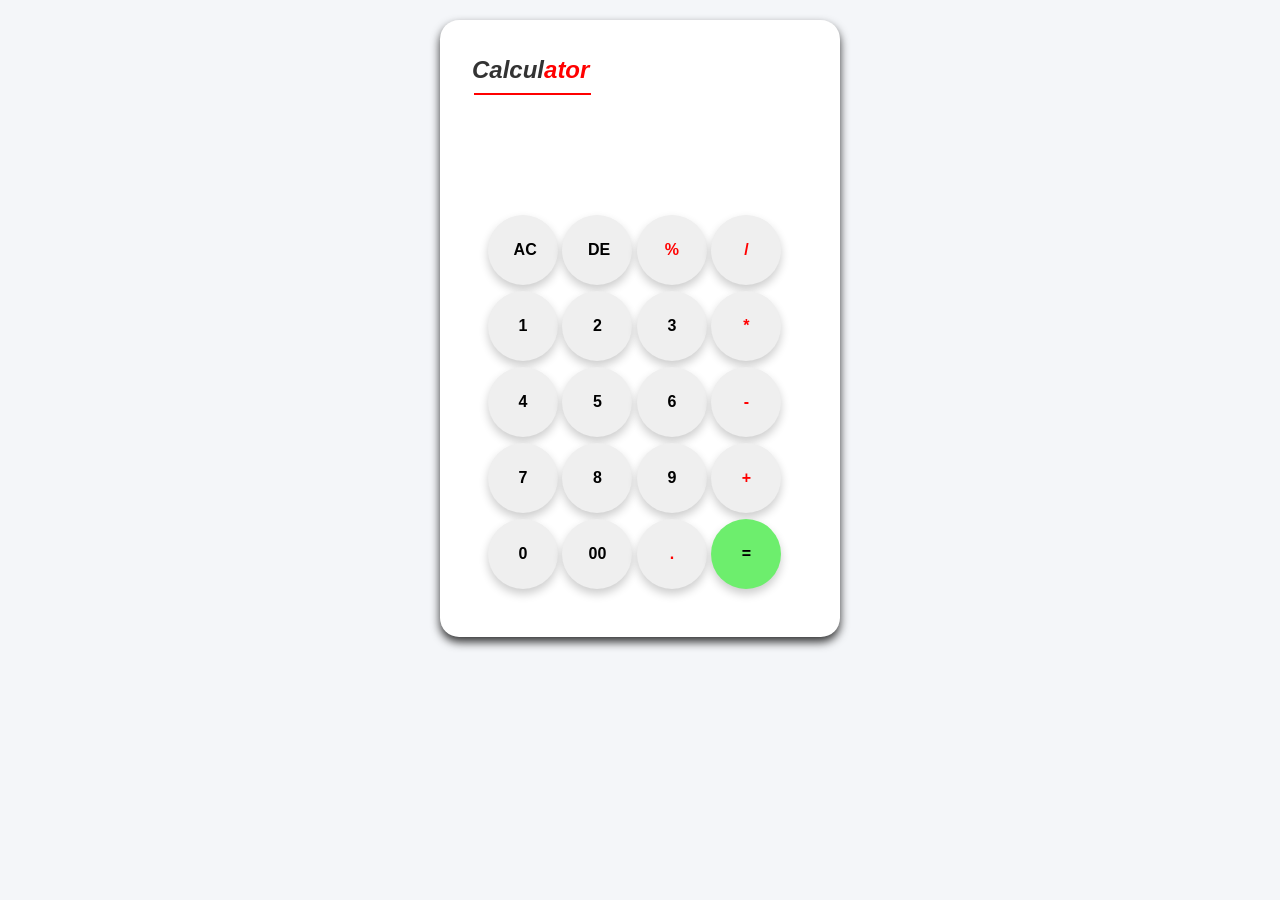
<file: WebDev-L2-Calculator/index.html>
<!DOCTYPE html>
<html lang="en">

<head>
    <meta charset="UTF-8">
    <meta name="viewport" content="width=device-width, initial-scale=1.0">
    <title>Calculator</title>
    <link rel="stylesheet" href="style.css">
    <link rel="preconnect" href="https://fonts.googleapis.com">
    <link rel="preconnect" href="https://fonts.gstatic.com" crossorigin>
    <link href="https://fonts.googleapis.com/css2?family=Basic&family=Dancing+Script:wght@400..700&display=swap"
        rel="stylesheet">
</head>

<body>
    <div class="main">
        <h2>Calcul<span style="color: red;">ator</span></h2>
        <div class="input-div">
            <input type="text" id="input">
        </div>
        <div class="buttons">
            <div class="rows">
                <button>AC</button>
                <button>DE</button>
                <button class="operatorBtn">%</button>
                <button class="operatorBtn">/</button>
            </div>
            <div class="rows">
                <button>1</button>
                <button>2</button>
                <button>3</button>
                <button class="operatorBtn">*</button>
            </div>
            <div class="rows">
                <button>4</button>
                <button>5</button>
                <button>6</button>
                <button class="operatorBtn">-</button>
            </div>
            <div class="rows">
                <button>7</button>
                <button>8</button>
                <button>9</button>
                <button class="operatorBtn">+</button>
            </div>
            <div class="rows">
                <button>0</button>
                <button>00</button>
                <button class="dotBtn">.</button>
                <button class="equalBtn">=</button>
            </div>
        </div>

    </div>
    <script src="script.js"></script>
</body>

</html>
</file>
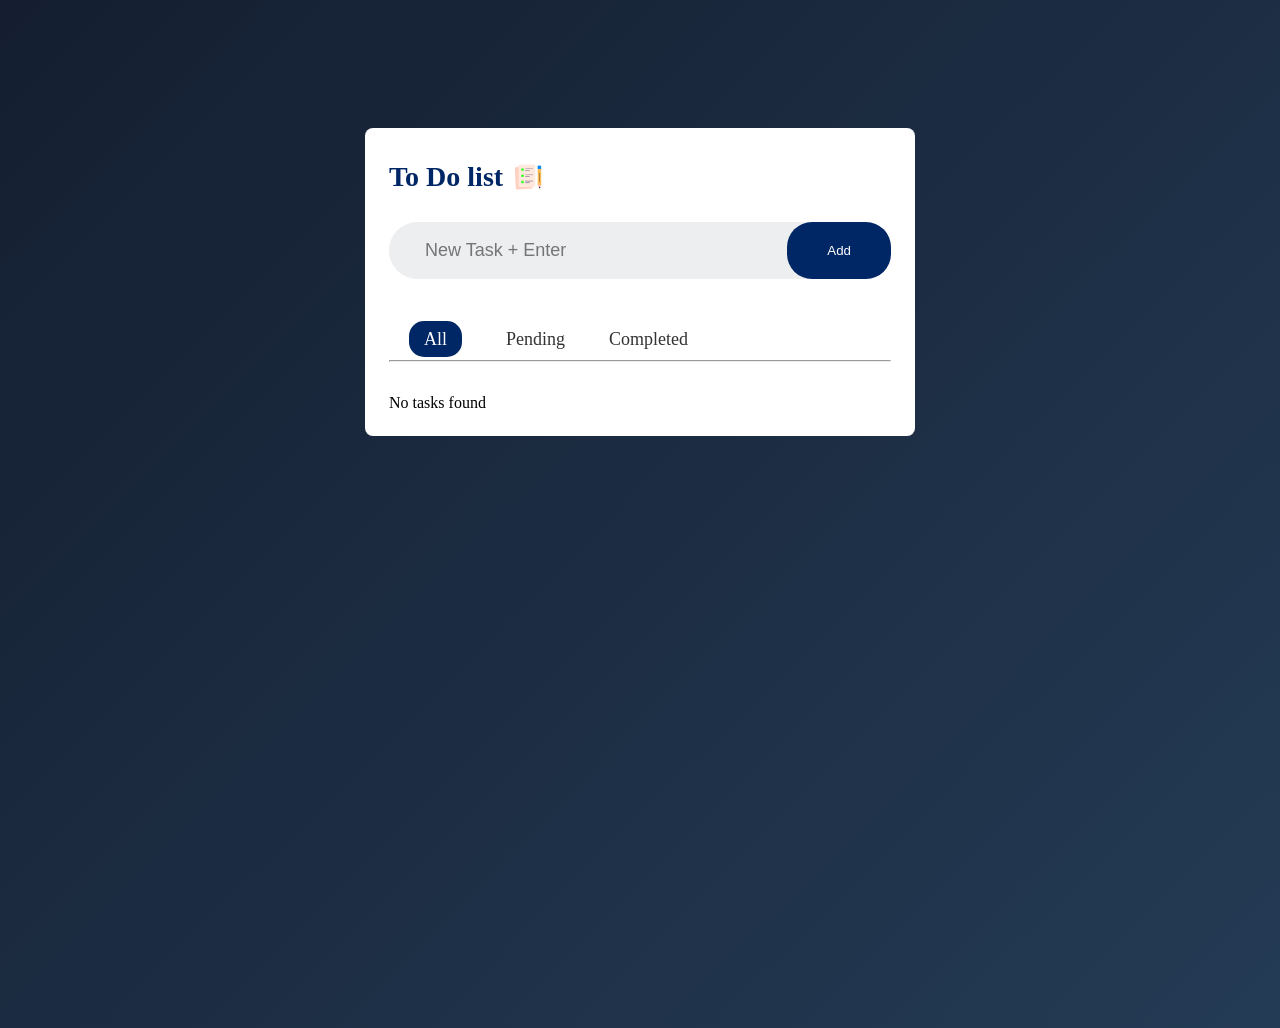
<file: WebDev-L2-TodoApp/index.html>
<!DOCTYPE html>
<html lang="en">
<head>
    <meta charset="UTF-8">
    <meta name="viewport" content="width=device-width, initial-scale=1.0">
    <title>To Do List</title>
    <link rel="stylesheet" href="style.css">
</head>
<body>
    <div class="main">
        <h2>To Do list <img src="./Images/icon.png" alt="icon"></h2>
        <div class="task-input">
            <input type="text" placeholder="New Task + Enter" id="input">
            <button class="addBtn" id="addBtn">Add</button>
        </div>
        
        <div class="controls">
            <div class="filters">
                <span class="active" id="all">All</span>
                <span id="pending">Pending</span>
                <span id="completed">Completed</span>
            </div>
            <button class="clear-btn" id="clearBtn">Clear All</button>
        </div>
        <hr>
        <ul class="task-box">
            
        </ul>
    </div>
    <script src="script.js"></script>
</body>
</html>
</file>
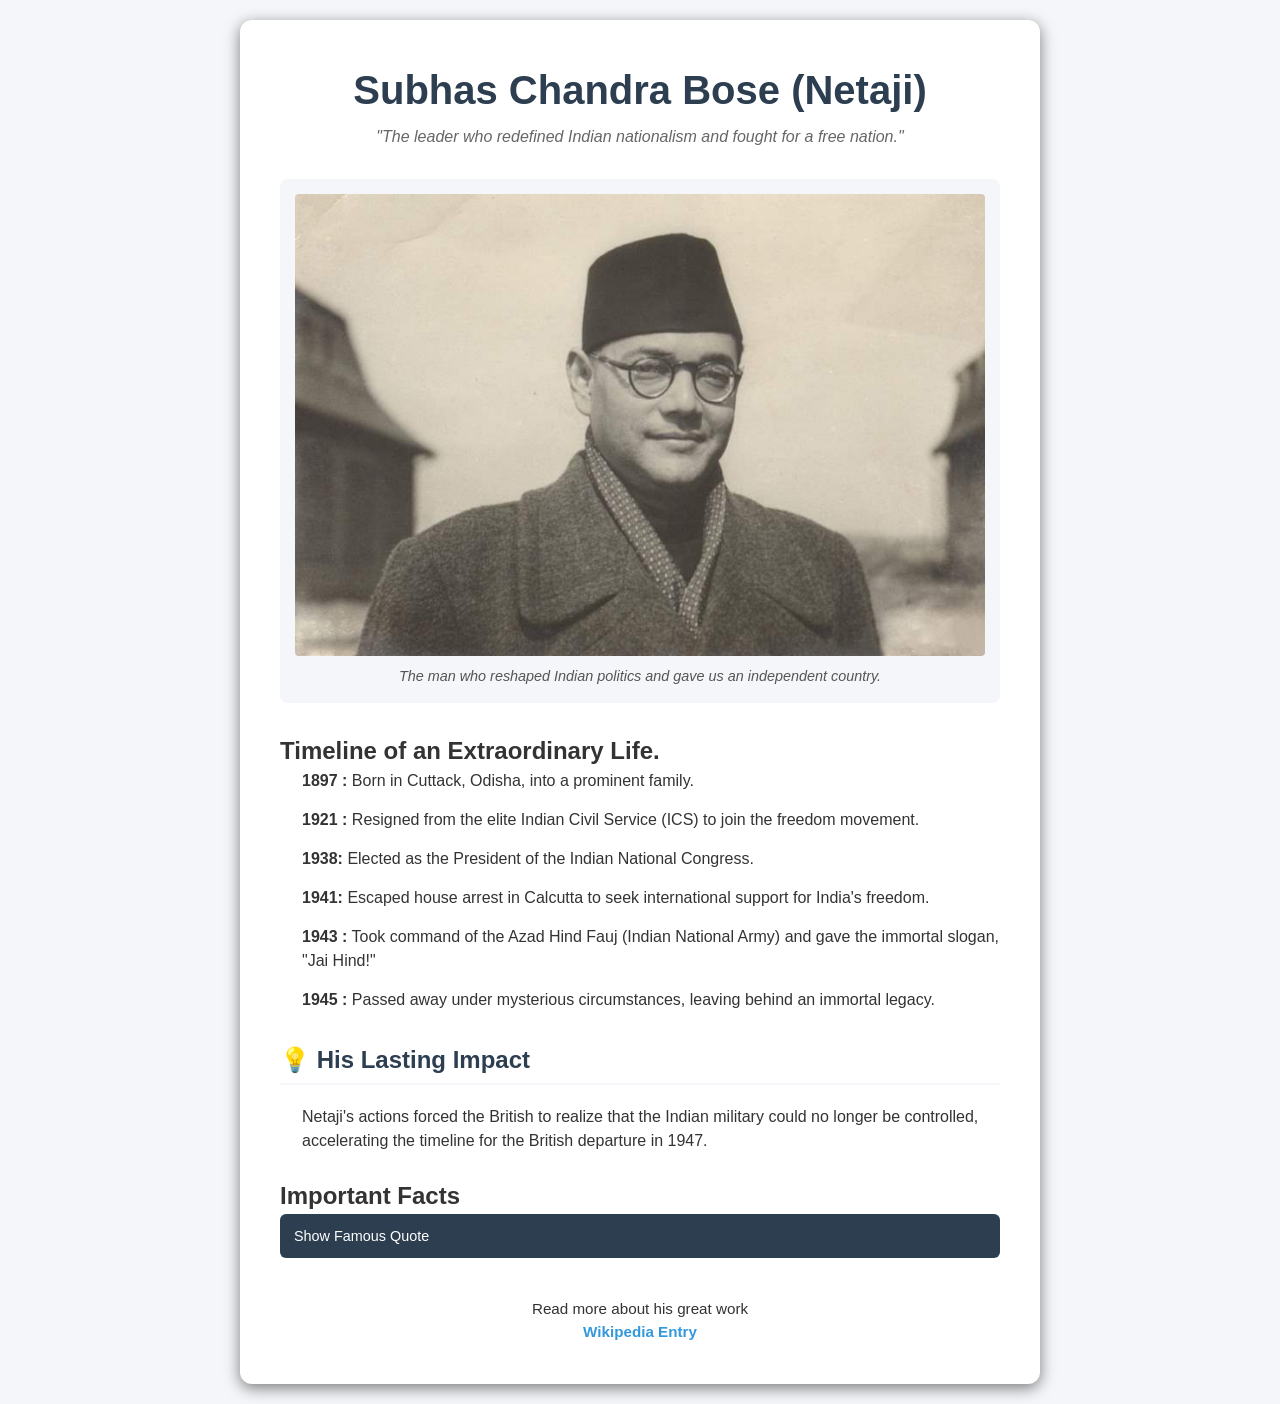
<file: WebDev-L2-TributePage/index.html>
<!DOCTYPE html>
<html lang="en">

<head>
    <meta charset="UTF-8">
    <meta name="viewport" content="width=device-width, initial-scale=1.0">
    <title>Tribute Page</title>
    <link rel="stylesheet" href="style.css">
</head>

<body>
    <main id="main">
        <!-- Header Section  -->
        <header>
            <h1 id="title">Subhas Chandra Bose (Netaji)</h1>
            <p class="subtitle">"The leader who redefined Indian nationalism and fought for a free nation."</p>
        </header>

        <!-- Image Section -->
        <figure id="img-div">
            <img id="image" src="./assets/Netaji-Subash-Chandra-Bose.jpg" alt="The Freedom fighter ">
            <figcaption id="img-caption">The man who reshaped Indian politics and gave us an independent country.
            </figcaption>
        </figure>

        <!-- Information Section -->

        <div class="tribute-info">
            <h2>Timeline of an Extraordinary Life.</h2>
            <ul class="timeline">
                <li><strong>1897 :</strong> Born in Cuttack, Odisha, into a prominent family.</li>
                <li><strong>1921 :</strong> Resigned from the elite Indian Civil Service (ICS) to join the freedom
                    movement.</li>
                <li><strong>1938: </strong> Elected as the President of the Indian National Congress.</li>
                <li><strong>1941: </strong> Escaped house arrest in Calcutta to seek international support for India's
                    freedom.</li>
                <li><strong>1943 :</strong> Took command of the Azad Hind Fauj (Indian National Army) and gave the
                    immortal slogan, "Jai Hind!"</li>
                <li><strong>1945 :</strong> Passed away under mysterious circumstances, leaving behind an immortal
                    legacy.</li>
            </ul>
            <div class="impact">
                <h2>💡 His Lasting Impact</h2>
                <p>Netaji's actions forced the British to realize that the Indian military could no longer be
                    controlled, accelerating the timeline for the British departure in 1947.</p>
            </div>
        </div>
        <div class="interactive-box">
            <h2>Important Facts</h2>
            <button class="accordion-btn">Show Famous Quote</button>
            <div class="panel">
                <h3>His Famous Quotes</h3>
                <ul class="quote">
                    <li>Tum mujhe khoon do, main tumhe azaadi doonga!</li>
                    <li>Freedom is not given, it is taken."</li>
                    <li>One individual may die for an idea, but that idea will, after his death, incarnate itself in a
                        thousand lives.</li>
                </ul>
            </div>
        </div>

        <!-- Footer Footer -->
        <footer>
            <p>Read more about his great work</p>
            <a href="https://wikipedia.org" rel="noopener noreferrer" target="_blank" id="search-link">Wikipedia
                Entry</a>
        </footer>
    </main>
    <script src="script.js"></script>
</body>

</html>
</file>
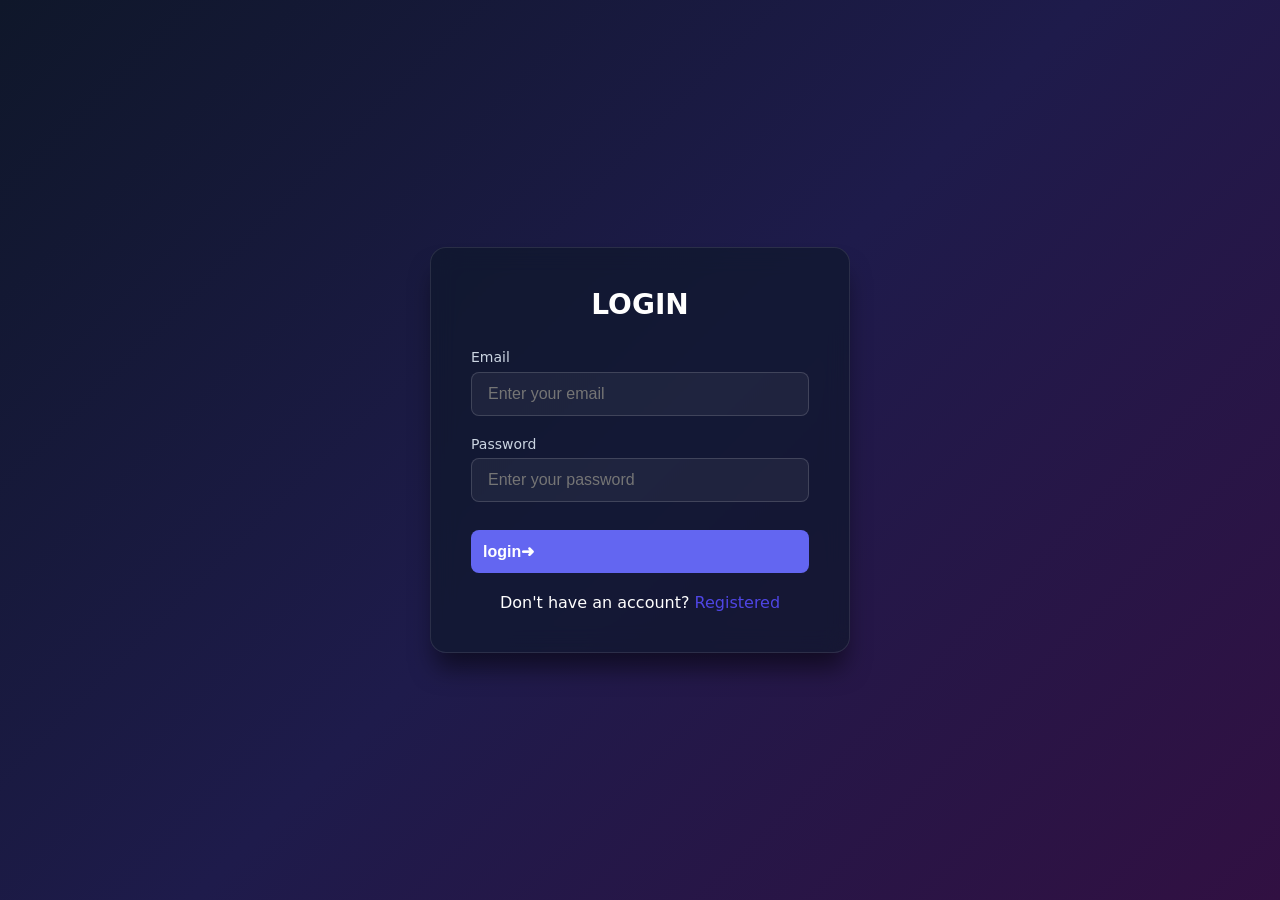
<file: WebDev-L2-LoginAuthentication/dashboard.html>
<!DOCTYPE html>
<html lang="en">
<head>
    <meta charset="UTF-8">
    <meta name="viewport" content="width=device-width, initial-scale=1.0">
    <title>Dashboard</title>
    <link rel="stylesheet" href="style.css">
</head>
<body>
    <main class="card">
         <div class="card-header">
            <span class="badge">Active Session</span>
        </div>
        <div class="card-body">
            <div class="avatar">
                <span class="avatar-text">U</span>
            </div>
            <h2>Dashboard</h2>
            <p class="welcome-text">Welcome 👋🏻<span id="userName" class="user-highlight"></span></p>
            <p class="status-text">You are successfully logged in and fully authenticated.</p>
        </div>
         <div class="card-footer">
            <button class="btn btn-logout" id="logoutBtn">
                <span>Logout➜</span>
            </button>
        </div>
    </main>
    <script src="script.js"></script>
</body>
</html>
</file>
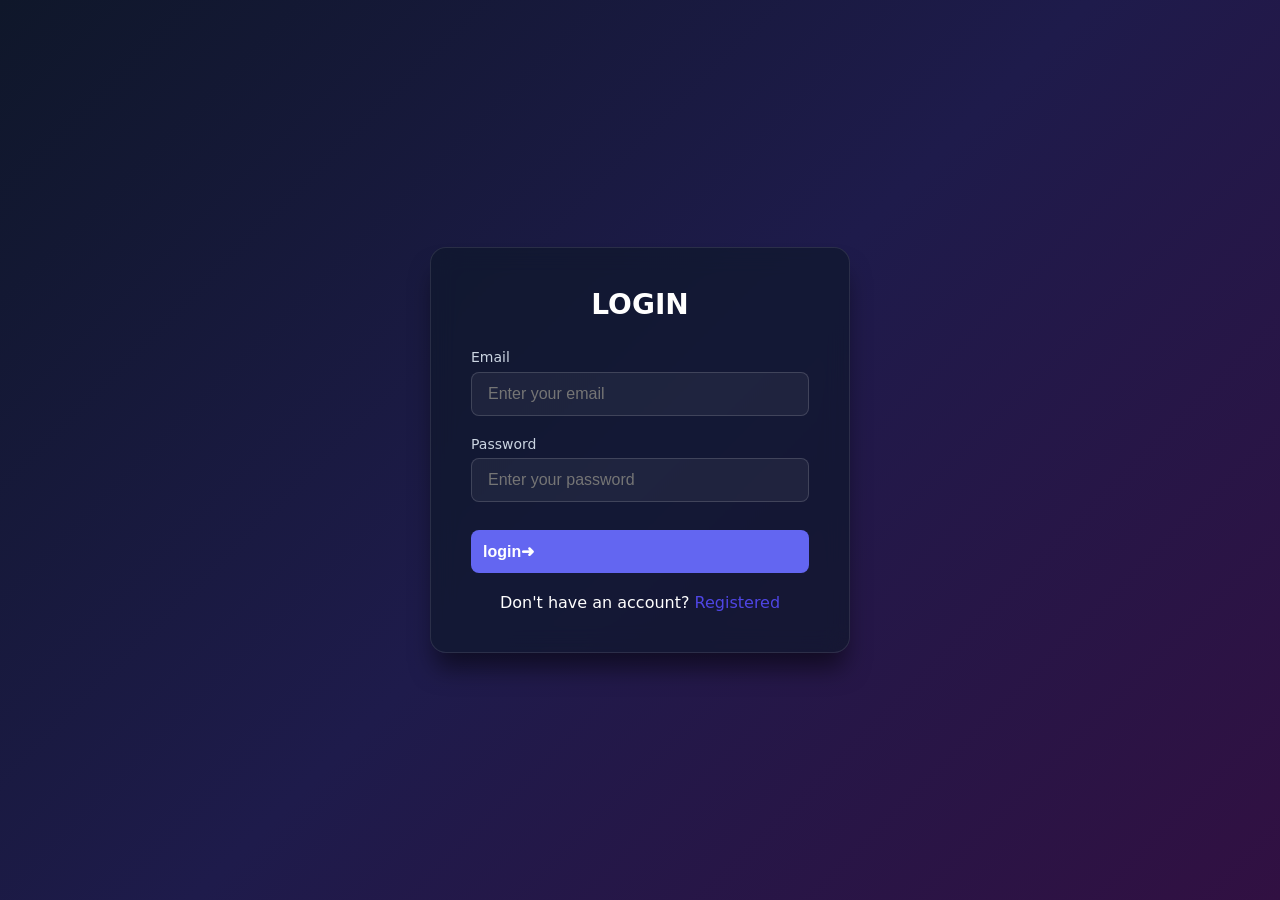
<file: WebDev-L2-LoginAuthentication/login.html>
<!DOCTYPE html>
<html lang="en">
<head>
    <meta charset="UTF-8">
    <meta name="viewport" content="width=device-width, initial-scale=1.0">
    <title>Login</title>
    <link rel="stylesheet" href="style.css">
</head>
<body>
    <main class="card-container">
        <form action="" class="login-form" id="loginForm">
            <h2>Login</h2>
            <div class="input-group">
                <label for="email">Email</label>
                <input type="email" placeholder="Enter your email" id="email" required>
            </div>
            <div class="input-group">
                <label for="password">Password</label>
                <input type="password" placeholder="Enter your password" id="password" required>
            </div>
            <button class="submit-btn btn">login➜</button>
            <p>Don't have an account? <a href="register.html">Registered</a></p>
        </form>
    </main>
    <script src="script.js"></script>
</body>
</html>
</file>
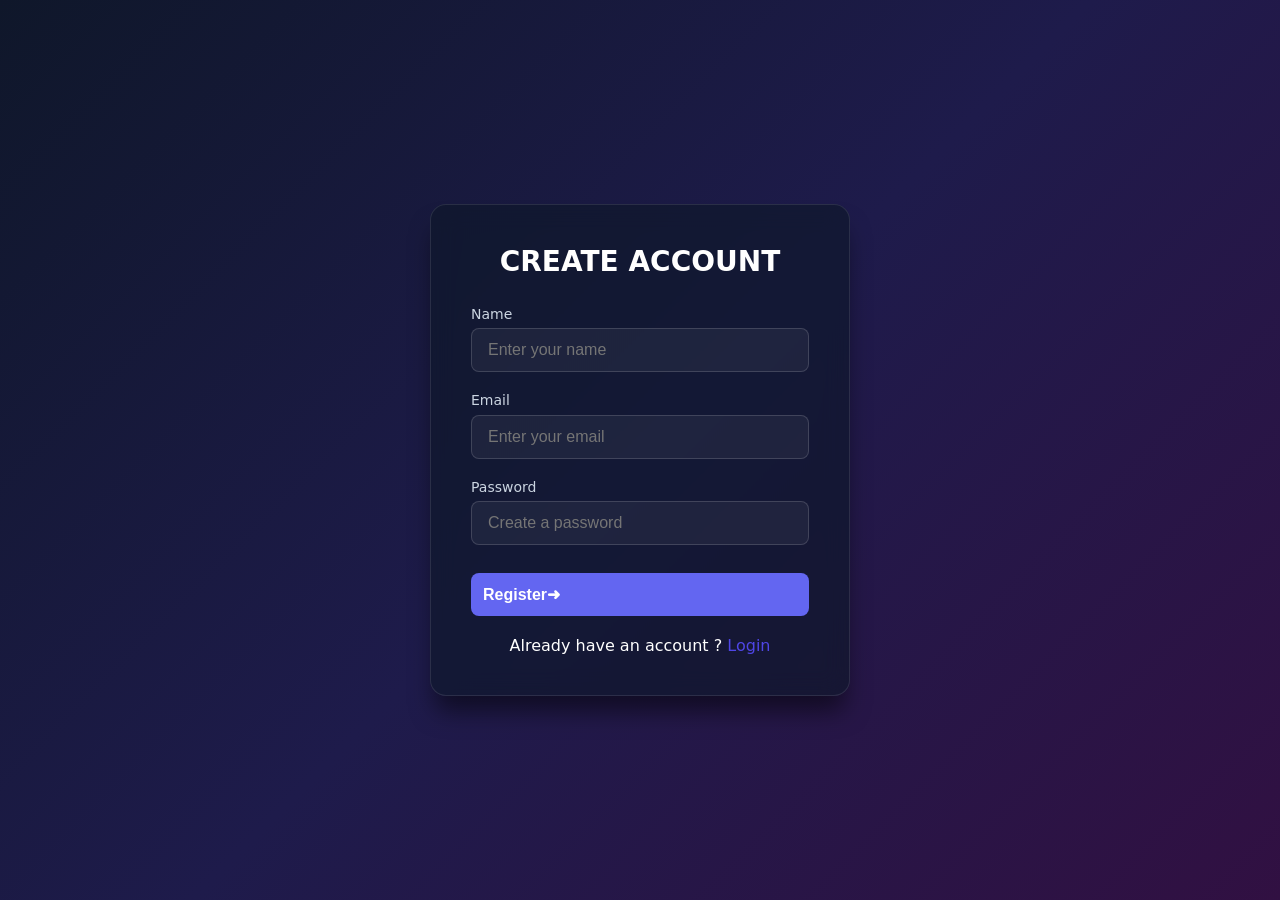
<file: WebDev-L2-LoginAuthentication/register.html>
<!DOCTYPE html>
<html lang="en">
<head>
  <meta charset="UTF-8">
  <meta name="viewport" content="width=device-width, initial-scale=1.0">
  <title>Register</title>
  <link rel="stylesheet" href="style.css">
</head>
<body>
  <main class="card-container">
    <form action="" class="register-form" id="registerForm">
      <h2>Create Account</h2>

      <div class="input-group">
        <label for="name">Name</label>
        <input type="text" id="name" placeholder="Enter your name" required>
      </div>

      <div class="input-group">
        <label for="email">Email</label>
        <input type="email" id="email" placeholder="Enter your email" required>
      </div>

      <div class="input-group">
        <label for="password">Password</label>
        <input type="password" id="password" placeholder="Create a password" required>
      </div>

      <button type="submit" class="submit-btn">Register➜</button>
      <p>Already have an account ? <a href="login.html">Login</a></p>
    </form>
  </main>

  <script src="script.js"></script>
</body>
</html>
</file>
<file: WebDev-L2-Calculator/style.css>
:root {
  --bg-color: #f4f6f9;
  --in--color: #222;
  --text-color: #333;
  --button-color: #FF0000;
  --equal-button-color: #6dee6d;
  --card-bg: #ffffff;
}
* {
  padding: 0;
  margin: 0;
  box-sizing: border-box;
}
.basic-regular {
  font-family: "Basic", sans-serif;
  font-weight: 400;
  font-style: normal;
}

body {
  font-family:
    -apple-system, BlinkMacSystemFont, "Segoe UI", Roboto, Helvetica, Arial,
    sans-serif;
  background-color: var(--bg-color);
  color: var(--text-color);
  line-height: 1.5;
  padding: 20px;
}
.main {
    max-width: 900vw;
    width: 400px;
    height: auto;
    margin: 0 auto;
    padding: 2rem;
    background-color: var(--card-bg);
    box-shadow: 0 5px 10px rgba(0, 0, 0, 0.8);
    border-radius: 1.2rem;
}
.main h2 {
    font-size: 24px;
    font-weight: 700;
    font-style: italic;
    text-align: center;
    position: relative;
    display: inline-block;
}
.main h2::after {
    content: "";
    position: absolute;
    left: 2px;
    bottom: -7px;
    width: 100%;
    height: 2px;
    background-color: var(--button-color);
}
.input-div input{
    margin-top: 1.8rem;
    width: 90%;
    height: 50px;
    border-radius: 1.3rem;
    padding: 6px;
    text-align: right;
    font-size: 1.5rem;
    font-weight: 700;
    border: none;
    outline: none;
    box-sizing: border-box;
}
.input-div input:hover {
    border-color: var(--in--color);
}
.input-div input:focus {
    border-color: var(--in--color);
    box-shadow: 0 0 5px var(--in--color);
}
.input-div input:active {
    transform: scale(0.98);
}
.buttons {
    display: grid;
    gap: 6px;
    margin-top: 2rem;
    padding: 1rem;
}
button {
    padding: 1.6rem;
    height: 70px;
    width: 70px;
    border-radius: 50%;
    border: none;
    font-size: 1rem;
    font-weight: 700;
    box-shadow: 0 5px 10px rgba(0, 0, 0, 0.2);
}

.equalBtn {
    background-color: var(--equal-button-color);
}
.operatorBtn,
.dotBtn {
    color: var(--button-color);
    font-size: 1rem;
    font-weight: 700;
}
</file>
<file: WebDev-L2-TodoApp/style.css>
:root {
  --bg-color: linear-gradient(135deg, #141e30, #243b55);
  --main-bg: #ffffff;
  --selection: #243b55;
  --selection-text: #ffffff;
  --text: #ffffff;
  --main-heading: #002765;
  --btn-bg: #002765;
  --input: #edeef0;
  --span-color: #333;
  --task-com: #4a4;
}

* {
  margin: 0;
  padding: 0;
  box-sizing: border-box;
}
body {
  width: 100%;
  height: 100vh;
  overflow: hidden;
  background: var(--bg-color);
}
::selection {
  color: var(--selection-text);
  background: var(--selection);
}

.main {
  width: 550px;
  background: var(--main-bg);
  margin: 8rem auto;
  border-radius: 8px;
  padding: 1.5rem;
}
.main h2 {
  color: var(--main-heading);
  display: flex;
  align-items: center;
  margin-bottom: 20px !important;
  font-size: 28px;
}
.main img {
  height: 30px;
  margin: 10px;
}

.task-input {
  display: flex;
  justify-content: space-between;
  align-items: center;
  background: var(--input);
  border: none;
  border-radius: 30px;
  padding-left: 20px;
  margin-bottom: 2px;
}

.task-input input {
  flex: 1;
  outline: none;
  background: var(--input);
  border: none !important;
  padding: 1rem;
  font-size: 18px;
  font-weight: 500;
}
.addBtn {
  padding: 1.3rem 2.5rem;
  border-radius: 25px;
  color: white;
  background: var(--btn-bg);
  border: none;
  cursor: pointer;
}
.controls {
  display: flex;
  justify-content: space-between;
  align-items: center;
  padding: 10px 20px;
  margin-top: 2.5rem;
}

.filters span {
  margin: 5px 20px;
  font-size: 18px;
  color: var(--span-color);
  cursor: pointer;
}
.filters span:first-child {
  margin-left: 0;
}

.filters span.active {
  color: var(--text);
  background: var(--btn-bg);
  padding: 8px 15px;
  border-radius: 15px;
}
.clear-btn {
  color: var(--text);
  padding: 0.6rem 1.2rem;
  background: var(--btn-bg);
  border: none;
  border-radius: 10px;
}
hr {
  margin-bottom: 2rem;
}

ul li {
  display: flex;
  gap: 10px;
  list-style: none;
  font-size: 18px;
  padding: 5px 20px 15px;
  position: relative;
}

ul li span {
  position: absolute;
  right: 0;
  top: 2px;
  width: 40px;
  height: 40px;
  font-size: 22px;
  color: var(--span-color);
  line-height: 42px;
  text-align: center;
  border-radius: 50%;
  cursor: pointer;
}
ul li span:hover {
  background: var(--input);
}
.edit-btn {
  position: absolute;
  right: 4rem;
  top: 0.5rem;
  background: none;
  border: none;
  padding: 0.3rem 1.3rem;
}
.edit-btn:hover {
  background: var(--btn-bg);
  border-radius: 2rem;
}
.checked {
  text-decoration: line-through;
  opacity: 0.5;
}

.todo-checkbox {
  width: 16px;
  height: 16px;

  cursor: pointer;
}

.task.completed {
  color: var(--task-com);
}

.task.pending {
  color: var(--task-com);
}


@media (max-width: 600px) {
  .main {
    width: 95%;
    margin: 3rem auto;
    padding: 1rem;
  }

  .controls {
    padding: 10px 5px;
  }

  .filters span {
    margin: 5px;
    font-size: 15px;
  }

  .clear-btn {
    padding: 0.5rem 0.8rem;
  }
}
</file>
<file: WebDev-L2-TributePage/style.css>
:root {
    --bg-color: #f4f6f9;
    --text-color: #333;
    --primary-color: #2c3e50;
    --accent-color: #3498db;
    --card-bg: #ffffff;
}
* {
    box-sizing: border-box;
    margin: 0;
    padding: 0;
}

/* Base Body Styling */
body {
    font-family: -apple-system, BlinkMacSystemFont, "Segoe UI", Roboto, Helvetica, Arial, sans-serif;
    background-color: var(--bg-color);
    color: var(--text-color);
    line-height: 1.5;
    padding: 20px;
}

/* Container Framework */
#main {
    max-width: 800px;
    margin: 0 auto;
    background-color: var(--card-bg);
    padding: 40px;
    border-radius: 12px;
    box-shadow: 0 4px 15px rgba(0,0,0,0.5);
}

/* Typography elements */
header {
    text-align: center;
    margin-bottom: 30px;
}

#title {
    font-size: 2.5rem;
    color: var(--primary-color);
    margin-bottom: 5px;
}

.subtitle {
    font-style: italic;
    color: #666;
}

/* Responsive Image Area */
#img-div {
    background-color: var(--bg-color);
    padding: 15px;
    border-radius: 8px;
    text-align: center;
    margin-bottom: 30px;
}

#image {
    max-width: 100%;
    display: block;
    height: auto;
    margin: 0 auto;
    border-radius: 4px;
}

#img-caption {
    font-size: 0.9rem;
    color: #555;
    margin-top: 10px;
    font-style: italic;
}

/* Timeline Formatting */
#tribute-info h2,
.impact h2 {
    color: var(--primary-color);
    margin-bottom: 20px;
    border-bottom: 2px solid var(--bg-color);
    padding-bottom: 5px;
}

.timeline {
    list-style-type: none;
    margin-bottom: 30px;
}

.timeline li {
    margin-bottom: 15px;
    position: relative;
    padding-left: 22px;
}
.impact p {
    margin-bottom: 20px;
    position: relative;
    padding-left: 22px;
}

/* UI Accordion Engine components */
.interactive-box {
    margin-top: 25px;
}

.accordion-btn {
    background-color: var(--primary-color);
    color: #fff;
    cursor: pointer;
    padding: 14px;
    width: 100%;
    border: none;
    text-align: left;
    outline: none;
    font-size: 0.9rem;
    border-radius: 6px;
    transition: background 0.3s ease;
}

.accordion-btn:hover {
    background-color: var(--accent-color);
}

.panel {
    padding-left: 24px;
    background-color: var(--bg-color);
    max-height: 0;
    overflow: hidden;
    transition: max-height 0.2s ease-out;
    border-radius: 0 0 6px 6px;
}

.quote {
    padding: 15px 0;
    font-style: italic;
    border-left: 5px solid var(--accent-color);
    border-radius: 8px;
    padding-left: 10px;
    margin-top: 5px;
}

/* Footer Section */
footer {
    text-align: center;
    margin-top: 40px;
    font-size: 0.95rem;
}

#search-link {
    color: var(--accent-color);
    text-decoration: none;
    font-weight: bold;
}

#search-link:hover {
    text-decoration: underline;
}
</file>
<file: WebDev-L2-LoginAuthentication/style.css>
:root {
  --body-bg: linear-gradient(135deg, #0f172a 0%, #1e1b4b 50%, #311042 100%);
  --bg-color: rgba(15, 23, 42, 0.65);
  --text-color: #ffffff;
  --input-label: #cbd5e1;
  --input-bg: rgba(255, 255, 255, 0.05);
  --input-focus: #818cf8;
  --btn-bg: #6366f1;
  --btn-hover: #4f46e5;
  --card-bg: rgba(255, 255, 255, 0.07);
  --badge-bg: rgba(99, 102, 241, 0.15);
  --badge-color: #818cf8;
  --avatar-bg: linear-gradient(135deg, #818cf8, #c084fc);
  --status-text-color: #94a3b8;
  --logout-btn: #ef4444;
  --logout-hover: #dc2626;

}
* {
  margin: 0;
  padding: 0;
  box-sizing: border-box;
}

body {
  width: 100%;
  min-height: 100vh;
  font-family: system-ui,-apple-system,BlinkMacSystemFont,"Segoe UI", Roboto, sans-serif;
  background: var(--body-bg);
  display: flex;
  justify-content: center;
  align-items: center;
  padding: 1.5rem;
}

.card-container {
  width: 100%;
  max-width: 420px;
  background: var(--bg-color);
  backdrop-filter: blur(12px);
  border: 1px solid rgba(255, 255, 255, 0.1);
  border-radius: 16px;
  padding: 2.5rem;
  box-shadow: 0 20px 25px -5px rgba(0, 0, 0, 0.5);
}

.register-form,
.login-form {
  display: flex;
  flex-direction: column;
  gap: 1.25rem;
}

.register-form h2,
.login-form h2 {
  color: var(--text-color);
  font-weight: 600;
  margin-bottom: 0.5rem;
  text-align: center;
}

.input-group {
  display: flex;
  flex-direction: column;
  gap: 0.4rem;
}

.input-group label {
  color: var(--input-label);
  font-size: 0.875rem;
}

.input-group input {
  width: 100%;
  padding: 0.75rem 1rem;
  background: var(--input-bg);
  border: 1px solid rgba(255, 255, 255, 0.15);
  border-radius: 8px;
  color: var(--text-color);
  font-size: 1rem;
  outline: none;
  transition: border-color 0.2s ease;
}

.input-group input:focus {
  border-color: var(--input-focus);
}

.submit-btn,
.btn {
  margin-top: 0.5rem;
  padding: 0.75rem;
  background: var(--btn-bg);
  color: var(--text-color);
  border: none;
  text-align: left;
  border-radius: 8px;
  font-size: 1rem;
  font-weight: 600;
  cursor: pointer;
  transition: background 0.2s ease;
}

.submit-btn:hover {
  background: var(--btn-hover);
}
p {
  color: var(--text-color);
  text-align: center;
}
p a {
  text-decoration: none;
  color: var(--btn-hover);
}

.card {
  position: relative;
  z-index: 1;
  background: var(--card-bg);
  backdrop-filter: blur(16px);
  border: 1px solid rgba(255, 255, 255, 0.12);
  border-radius: 24px;
  padding: 32px;
  width: 100%;
  max-width: 400px;
  box-shadow: 0 20px 40px rgba(0, 0, 0, 0.3);
  display: flex;
  flex-direction: column;
  gap: 24px;
}
.card-header {
  display: flex;
  justify-content: space-between;
  align-items: center;
}
.badge {
  background: var(--badge-bg);
  color: var(--badge-color);
  padding: 6px 12px;
  border-radius: 20px;
  font-size: 0.75rem;
  font-weight: 600;
  letter-spacing: 0.5px;
  text-transform: uppercase;
}
.avatar {
  width: 64px;
  height: 64px;
  border-radius: 50%;
  background: var(--avatar-bg);
  display: flex;
  align-items: center;
  justify-content: center;
  margin-bottom: 16px;
  box-shadow: 0 8px 16px rgba(99, 102, 241, 0.25);
}

.avatar-text {
  color: var(--text-color);
  font-size: 1.5rem;
  font-weight: 700;
}
h2 {
  font-size: 1.75rem;
  font-weight: 700;
  margin-bottom: 6px;
  color: var(--text-color);
  text-transform: uppercase;
}
.welcome-text {
  font-size: 1.4rem;
  color: var(--text-color);
  font-weight: 700;
  margin-bottom: 8px;
}
.status-text {
  font-size: 0.9rem;
  color: var(--status-text-color);
  line-height: 1.5;
}

.btn-logout {
  width: 100%;
  padding: 12px 20px;
  border: none;
  border-radius: 12px;
  background: var(--logout-btn);
  color: var(--text-color);
  font-weight: 600;
  font-size: 0.95rem;
  cursor: pointer;
  display: flex;
  align-items: center;
  justify-content: center;
  gap: 8px;
  box-shadow: 0 4px 12px rgba(239, 68, 68, 0.25);
  transition:
    transform 0.2s ease,
    background-color 0.2s ease,
    box-shadow 0.2s ease;
}

.btn-logout:hover {
  background: var(--logout-hover);
  transform: translateY(-2px);
  box-shadow: 0 6px 16px rgba(239, 68, 68, 0.35);
}

.btn-logout:active {
  transform: translateY(0);
}
</file>
